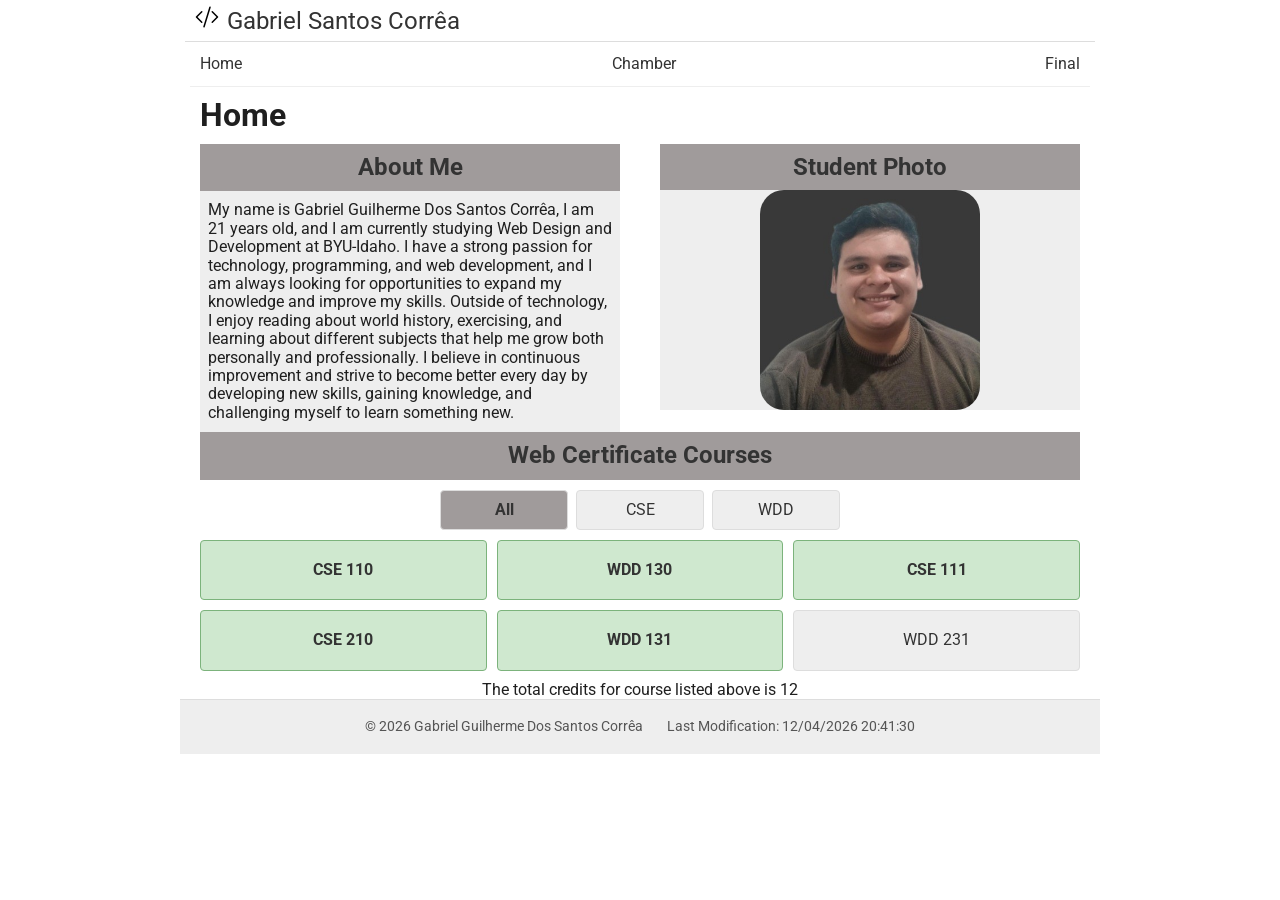
<file: index.html>
<!DOCTYPE html>
<html lang="en">
<head>
    <meta charset="UTF-8">
    <meta name="viewport" content="width=device-width, initial-scale=1.0">
    <meta name="description" content="WDD 231 Course Page">
    <meta name="author" content="Gabriel Guilherme Dos Santos Corrêa">
    <title>WDD 231 Course Page</title>

    <!-- Fonts Links -->
    <link rel="preconnect" href="https://fonts.googleapis.com">
    <link rel="preconnect" href="https://fonts.gstatic.com" crossorigin>
    <link href="https://fonts.googleapis.com/css2?family=Geist+Pixel&family=Josefin+Sans:ital,wght@0,100..700;1,100..700&family=Roboto+Slab:wght@100..900&family=Roboto:ital,wght@0,100..900;1,100..900&display=swap" rel="stylesheet">

    <!-- CSS Links -->
    <link rel="stylesheet" href="styles/normalize.css">
    <link rel="stylesheet" href="styles/small.css">
    <link rel="stylesheet" href="styles/large.css">

    <!-- Favicon link -->
     <link="icon" href="favicon.ico">

    <!-- Meta Tags for Facebook -->
    <meta property="og:title" content="WDD 231 Course Page">
    <meta property="og:description" content="Web Design and Development Course">
    <meta property="og:image" content="https://encrypted-tbn0.gstatic.com/images?q=tbn:ANd9GcRKXpo4ker9mN4HyAuB-rRAsY_t4BXC52j7f4J7mKSy-4lE5Ewl993Ab01d&s=10">
    <meta property="og:url" content="https://santocorrea.github.io/wdd231/">

    <!-- js Scripts -->
    <script src="scripts/navigation.js" defer></script>
    <script src="scripts/date.js" defer></script>
    <script src="scripts/modal.js" defer></script>
    <script src="scripts/course.js" defer></script>
</head>
<body>
    <header>
        <img src="images/code-slash.svg" alt="Code Slash Icon" width="512" height="512">
        <span>Gabriel Santos Corrêa</span>
        <button id="ham-btn" class="hamburguer"></button>
    </header>

    <nav id="nav-bar" class="navigation">
        <ul>
            <li><a href="index.html">Home</a></li>
            <li><a href="#">Chamber</a></li>
            <li><a href="#">Final</a></li>
        </ul>
    </nav>

    <main>
        <h1>Home</h1>
        <section class="info">
            <h2>About Me</h2>
            <p>My name is Gabriel Guilherme Dos Santos Corrêa, I am 21 years old, and I am currently studying Web Design and Development at BYU-Idaho. I have a strong passion for technology, programming, and web development, and I am always looking for opportunities to expand my knowledge and improve my skills. Outside of technology, I enjoy reading about world history, exercising, and learning about different subjects that help me grow both personally and professionally. I believe in continuous improvement and strive to become better every day by developing new skills, gaining knowledge, and challenging myself to learn something new.</p>     
        </section>

        <section class="info">
            <h2>Student Photo</h2>
            <div class="photo-container">
                <img src="images/profile-pic.jpg" alt="Profile Picture of Gabriel Guilherme Dos Santos Corrêa" width="300" height="300">
            </div>
        </section>

        <section class="course-infor">
            <h2>Web Certificate Courses</h2>

            <div class="filter-buttons">
                <button class="filter-btn active" data-filter="All">All</button>
                <button class="filter-btn" data-filter="CSE">CSE</button>
                <button class="filter-btn" data-filter="WDD">WDD</button>
            </div>

            <div id="course-list" class="course-list"></div>

            <p id="total-credits" class="total-credits"></p>
    </section>

    <dialog id="course-details"></dialog>
    </main>

    <footer>
        <p>&copy; 2026 Gabriel Guilherme Dos Santos Corrêa</p>
        <p>Last Modification: <span id="last-modified"></span></p>
    </footer>
</body>
</html>
</file>
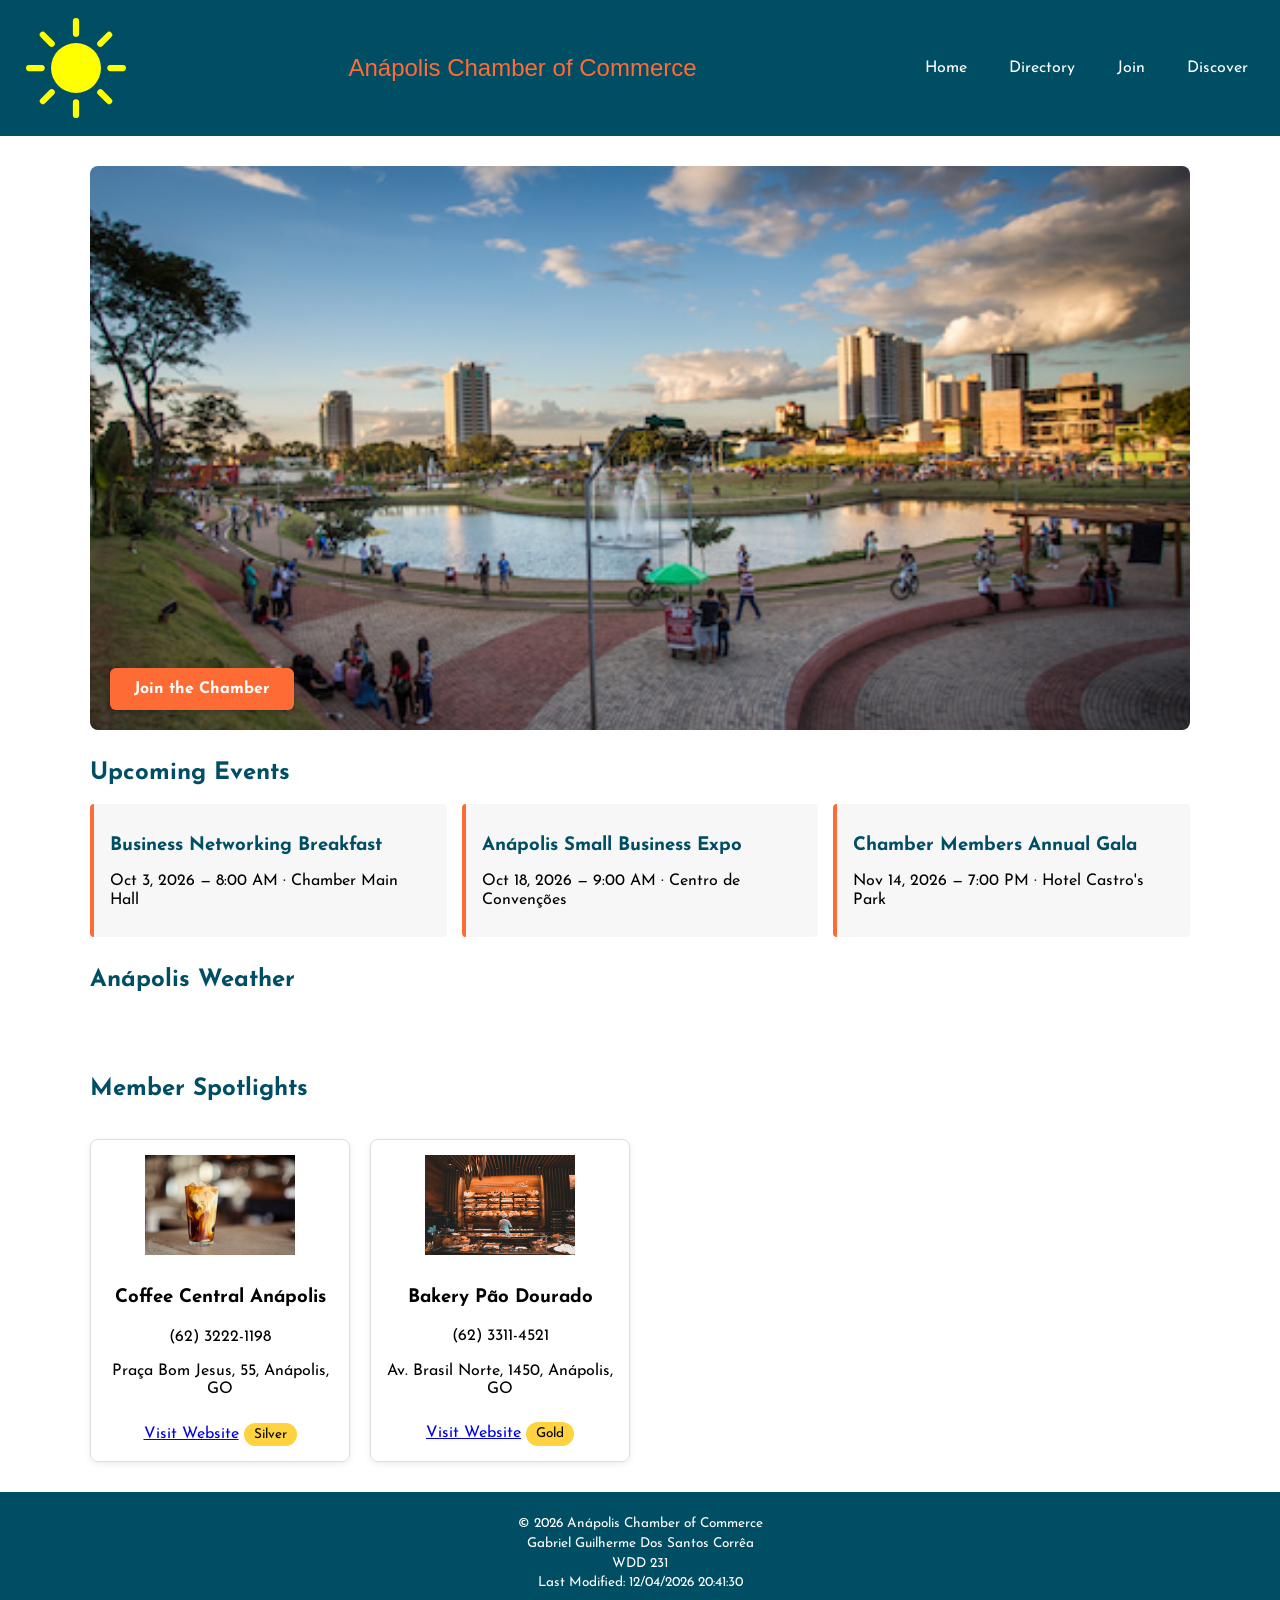
<file: chamber/index.html>
<!DOCTYPE html>
<html lang="en">
<head>
    <meta charset="UTF-8">
    <meta name="viewport" content="width=device-width, initial-scale=1.0">
    <title>Home</title>
    <meta name="description" content="Anápolis Chamber of Commerce - Home Page">
    <meta name="author" content="Gabriel Guilherme Dos Santos Corrêa">

    <!-- Link to JavaScript -->
    <script src="scripts/navigation.js" defer></script>
    <script src="scripts/footer.js" defer></script>
    <script src="scripts/weather.js" defer></script>
    <script src="scripts/spotlights.js" defer></script>

    <!-- Link to Google Fonts -->
    <link rel="preconnect" href="https://fonts.googleapis.com">
    <link rel="preconnect" href="https://fonts.gstatic.com" crossorigin>
    <link href="https://fonts.googleapis.com/css2?family=Geist+Pixel&family=Josefin+Sans:ital,wght@0,100..700;1,100..700&family=Roboto+Slab:wght@100..900&family=Roboto:ital,wght@0,100..900;1,100..900&display=swap" rel="stylesheet">

    <!-- Link to CSS -->
    <link rel="stylesheet" href="styles/normalize.css">
    <link rel="stylesheet" href="styles/base.css">
    <link rel="stylesheet" href="styles/small.css">

    <!-- Favicon -->
    <link rel="icon" href="images/favicon.ico">

    <!-- Facebook Meta Tags -->
    <meta property="og:title" content="Anápolis Chamber of Commerce - Home">
    <meta property="og:description" content="Welcome to the Anápolis Chamber of Commerce, Goiás, Brazil.">
    <meta property="og:image" content="https://santocorrea.github.io/wdd231/chamber/images/anapolis-chamber-og.jpg">
    <meta property="og:url" content="https://santocorrea.github.io/wdd231/chamber/index.html">
    <meta property="og:type" content="website">
</head>
<body>
   <header>
    <img src="images/brightness-high-fill.svg" alt="Anápolis Chamber of Commerce Logo" width="512" height="512">
    <span>Anápolis Chamber of Commerce</span>
    <button id="ham-btn" class="hamburguer"></button>

    <nav id="nav-bar" class="navigation">
    <ul>
        <li><a href="index.html">Home</a></li>
        <li><a href="directory.html">Directory</a></li>
        <li><a href="join.html">Join</a></li>
        <li><a href="discover.html">Discover</a></li>
    </ul>
   </nav>
   </header>

   <main>

    <!-- HERO -->
    <section class="hero">
        <img src="images/hero-anapolis.jpg" alt="Downtown Anápolis, Goiás" class="hero-img">
        <a href="join.html" class="cta-btn">Join the Chamber</a>
    </section>

    <!-- CURRENT EVENTS -->
    <section class="events">
        <h2>Upcoming Events</h2>
        <ul class="events-list">
            <li>
                <h3>Business Networking Breakfast</h3>
                <p>Oct 3, 2026 — 8:00 AM · Chamber Main Hall</p>
            </li>
            <li>
                <h3>Anápolis Small Business Expo</h3>
                <p>Oct 18, 2026 — 9:00 AM · Centro de Convenções</p>
            </li>
            <li>
                <h3>Chamber Members Annual Gala</h3>
                <p>Nov 14, 2026 — 7:00 PM · Hotel Castro's Park</p>
            </li>
        </ul>
    </section>

    <!-- WEATHER -->
    <section class="weather">
        <h2>Anápolis Weather</h2>
        <div class="current-weather">
            <p id="current-temp"></p>
            <p id="current-desc"></p>
        </div>
        <div id="forecast" class="forecast"></div>
    </section>

    <!-- SPOTLIGHTS -->
    <section id="spotlights" class="spotlights">
        <h2>Member Spotlights</h2>
    </section>

   </main>

   <footer>
    <p>&copy; <span id="year"></span> Anápolis Chamber of Commerce</p>
    <p>Gabriel Guilherme Dos Santos Corrêa</p>
    <p>WDD 231</p>
    <p>Last Modified: <span id="lastModified"></span></p>
   </footer>
</body>
</html>
</file>
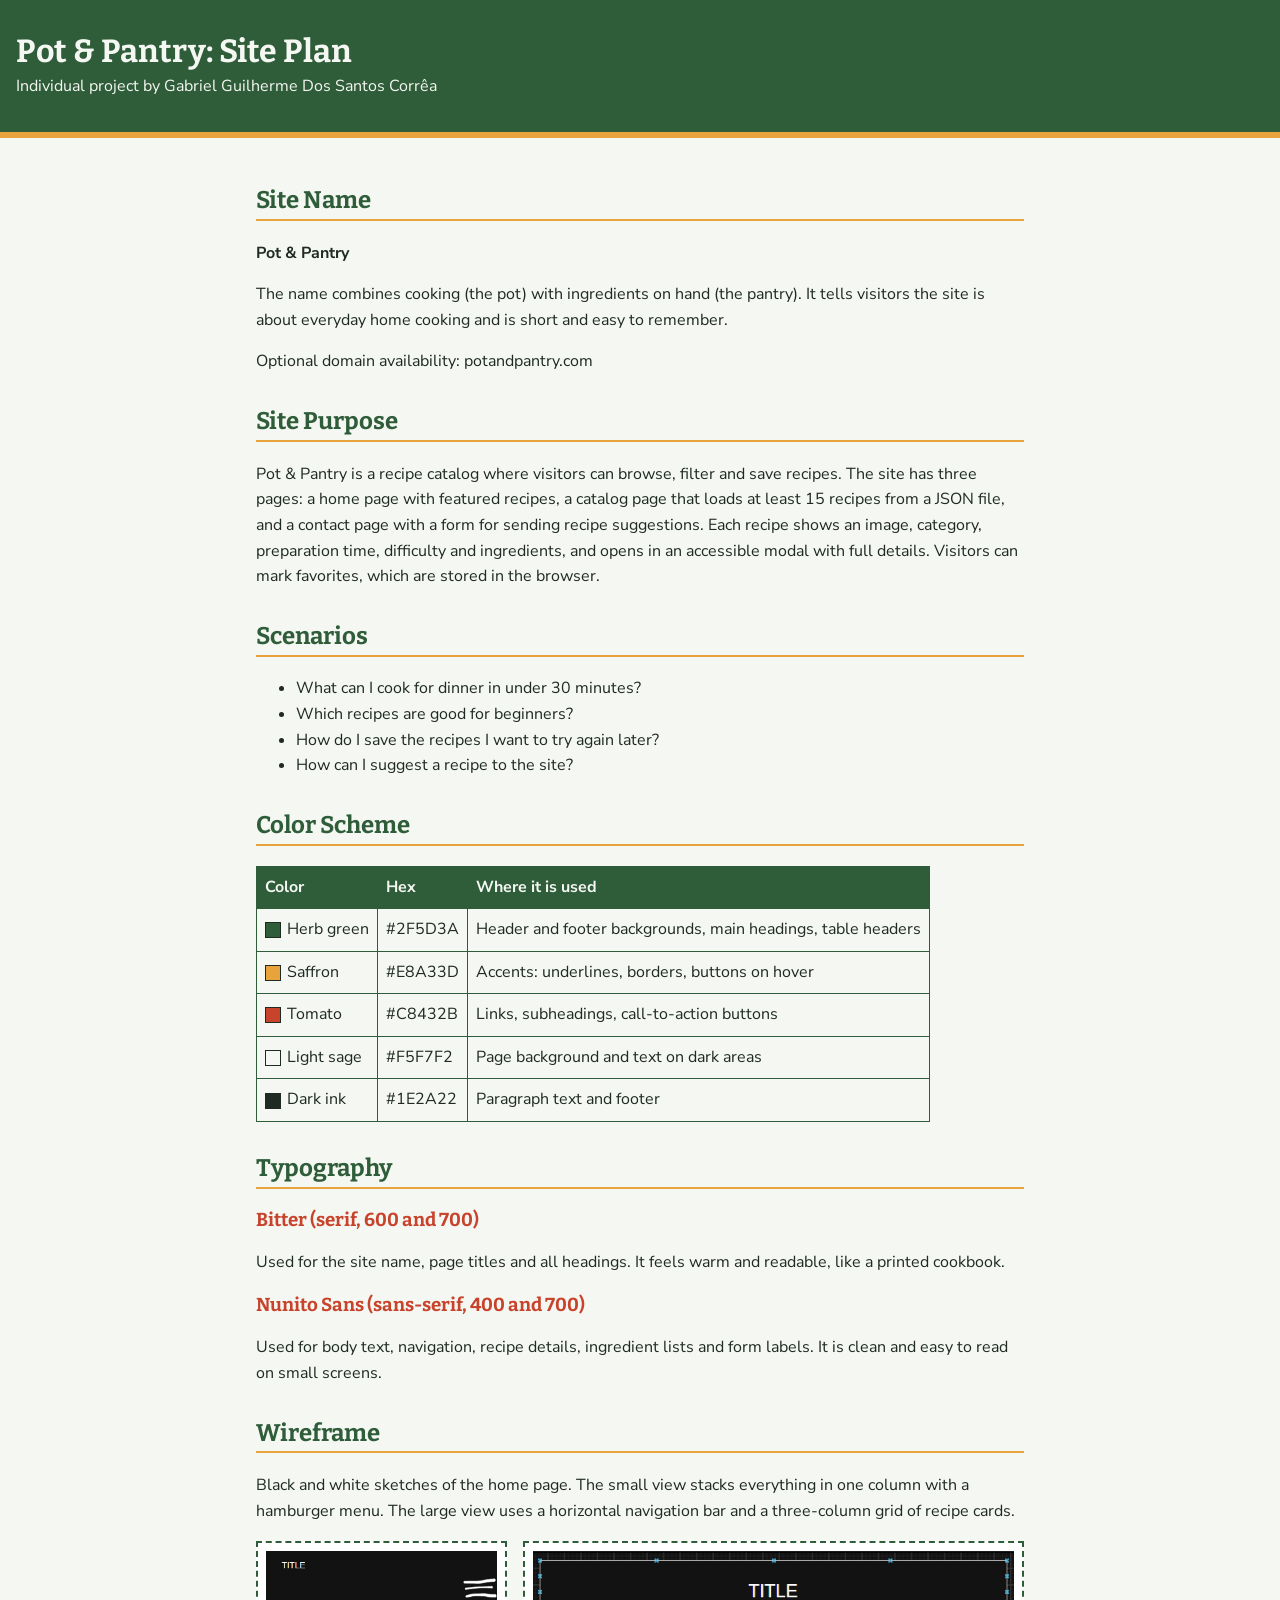
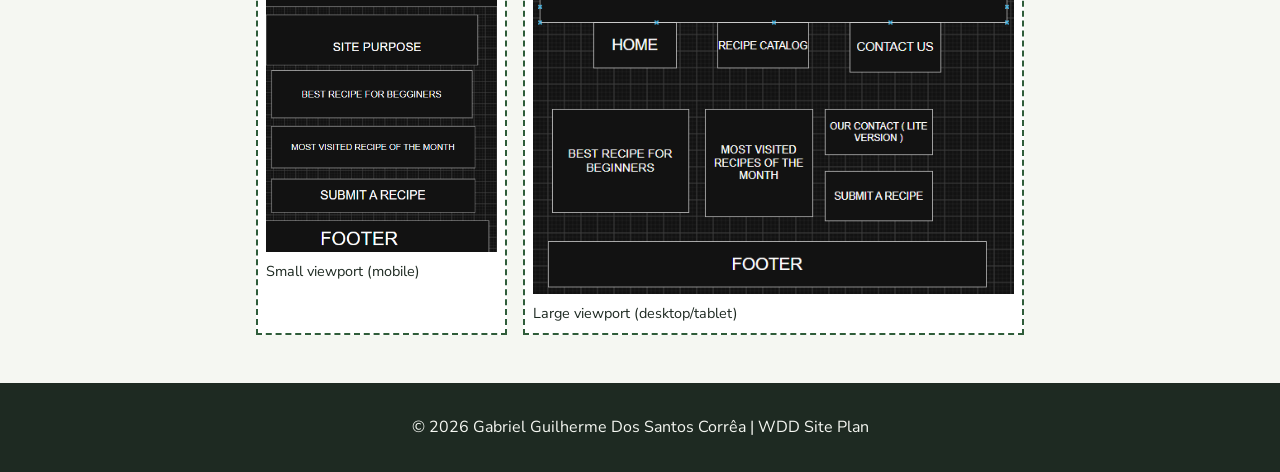
<file: site-plan.html>
<!DOCTYPE html>
<html lang="en">
<head>
<meta charset="UTF-8">
<meta name="viewport" content="width=device-width, initial-scale=1">
<meta name="description" content="Site plan for Pot &amp; Pantry, a recipe catalog website.">
<meta name="author" content="Gabriel Guilherme Dos Santos Corrêa">
<title>Site Plan | Pot &amp; Pantry</title>
<link rel="preconnect" href="https://fonts.googleapis.com">
<link rel="preconnect" href="https://fonts.gstatic.com" crossorigin>
<link href="https://fonts.googleapis.com/css2?family=Bitter:wght@600;700&family=Nunito+Sans:wght@400;700&display=swap" rel="stylesheet">
<link rel="stylesheet" href="styles/site-plan.css">
</head>
<body>
<header>
  <h1>Pot &amp; Pantry: Site Plan</h1>
  <p>Individual project by Gabriel Guilherme Dos Santos Corrêa</p>
</header>
<main>
  <section id="site-name">
    <h2>Site Name</h2>
    <p><strong>Pot &amp; Pantry</strong></p>
    <p>The name combines cooking (the pot) with ingredients on hand (the pantry). It tells visitors the site is about everyday home cooking and is short and easy to remember.</p>
    <p>Optional domain availability: potandpantry.com</p>
  </section>

  <section id="purpose">
    <h2>Site Purpose</h2>
    <p>Pot &amp; Pantry is a recipe catalog where visitors can browse, filter and save recipes. The site has three pages: a home page with featured recipes, a catalog page that loads at least 15 recipes from a JSON file, and a contact page with a form for sending recipe suggestions. Each recipe shows an image, category, preparation time, difficulty and ingredients, and opens in an accessible modal with full details. Visitors can mark favorites, which are stored in the browser.</p>
  </section>

  <section id="scenarios">
    <h2>Scenarios</h2>
    <ul>
      <li>What can I cook for dinner in under 30 minutes?</li>
      <li>Which recipes are good for beginners?</li>
      <li>How do I save the recipes I want to try again later?</li>
      <li>How can I suggest a recipe to the site?</li>
    </ul>
  </section>

  <section id="colors">
    <h2>Color Scheme</h2>
    <table>
      <thead><tr><th>Color</th><th>Hex</th><th>Where it is used</th></tr></thead>
      <tbody>
        <tr><td><span class="swatch sw-green"></span>Herb green</td><td>#2F5D3A</td><td>Header and footer backgrounds, main headings, table headers</td></tr>
        <tr><td><span class="swatch sw-saffron"></span>Saffron</td><td>#E8A33D</td><td>Accents: underlines, borders, buttons on hover</td></tr>
        <tr><td><span class="swatch sw-tomato"></span>Tomato</td><td>#C8432B</td><td>Links, subheadings, call-to-action buttons</td></tr>
        <tr><td><span class="swatch sw-paper"></span>Light sage</td><td>#F5F7F2</td><td>Page background and text on dark areas</td></tr>
        <tr><td><span class="swatch sw-ink"></span>Dark ink</td><td>#1E2A22</td><td>Paragraph text and footer</td></tr>
      </tbody>
    </table>
  </section>

  <section id="typography">
    <h2>Typography</h2>
    <h3>Bitter (serif, 600 and 700)</h3>
    <p>Used for the site name, page titles and all headings. It feels warm and readable, like a printed cookbook.</p>
    <h3>Nunito Sans (sans-serif, 400 and 700)</h3>
    <p>Used for body text, navigation, recipe details, ingredient lists and form labels. It is clean and easy to read on small screens.</p>
  </section>

  <section id="wireframe">
    <h2>Wireframe</h2>
    <p>Black and white sketches of the home page. The small view stacks everything in one column with a hamburger menu. The large view uses a horizontal navigation bar and a three-column grid of recipe cards.</p>
    <div class="wire">
      <figure>
        <img src="images/diagram-small.png" alt="Hand-drawn wireframe of the home page on a small screen">
        <figcaption>Small viewport (mobile)</figcaption>
      </figure>
      <figure>
        <img src="images/diagram-large.png" alt="Hand-drawn wireframe of the home page on a large screen">
        <figcaption>Large viewport (desktop/tablet)</figcaption>
      </figure>
    </div>
  </section>
</main>
<footer>
  <p>&copy; <span id="year"></span> Gabriel Guilherme Dos Santos Corrêa | WDD Site Plan</p>
</footer>
<script>document.getElementById("year").textContent = new Date().getFullYear();</script>
</body>
</html>
</file>
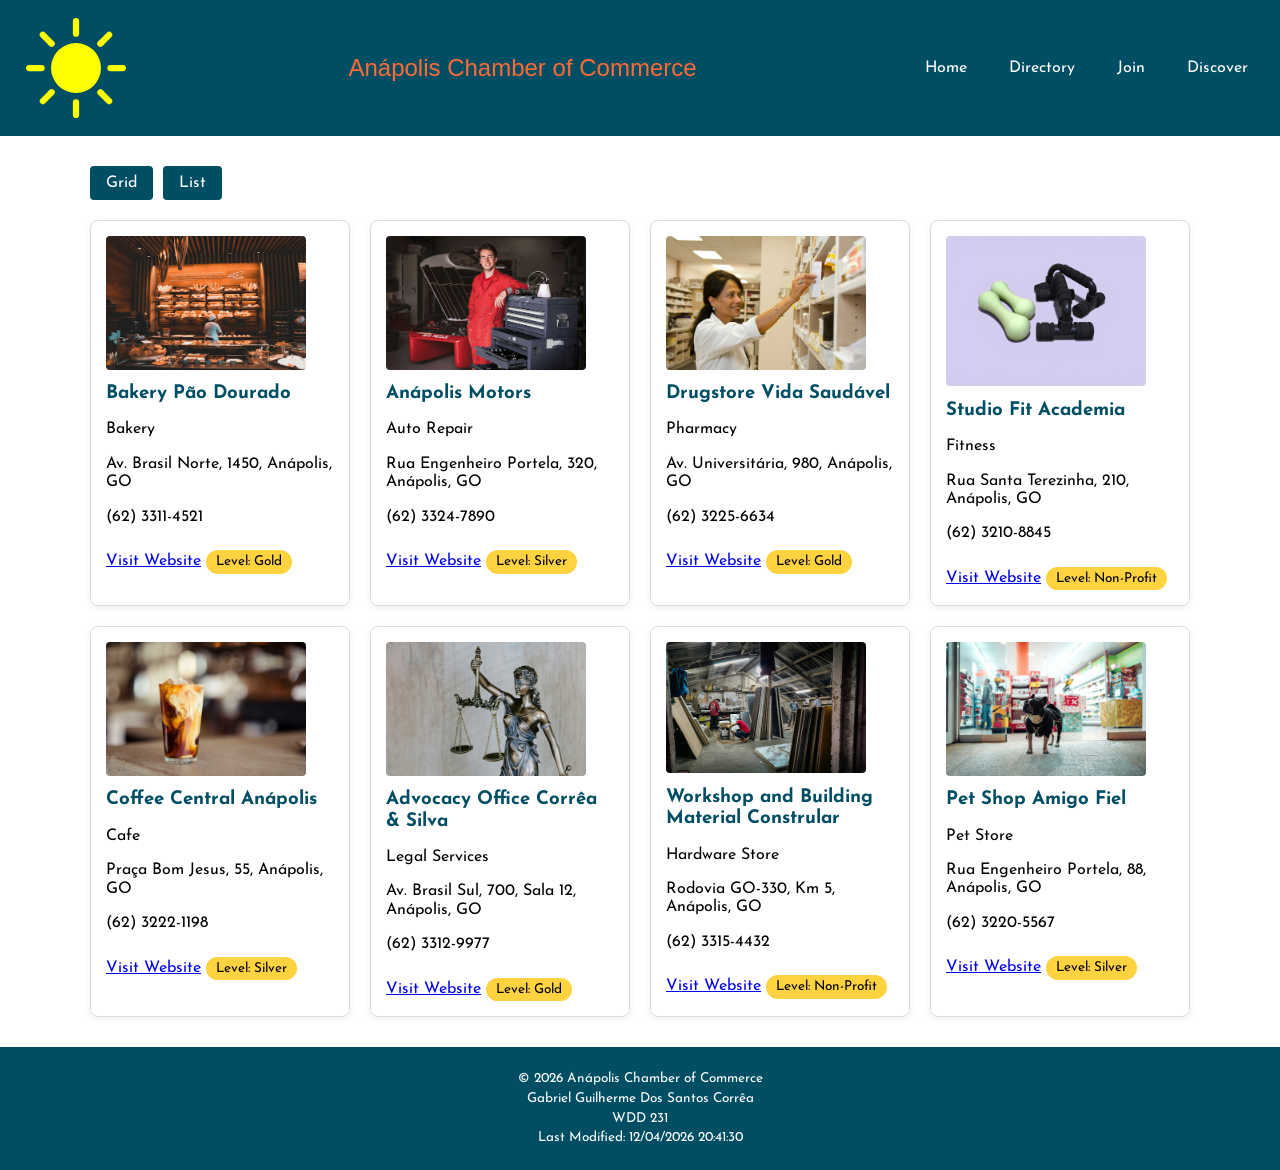
<file: chamber/directory.html>
<!DOCTYPE html>
<html lang="en">
<head>
    <meta charset="UTF-8">
    <meta name="viewport" content="width=device-width, initial-scale=1.0">
    <title>Directory</title>
    <meta name="description" content="Directory Page">
    <meta name="author" content="Gabriel Guilherme Dos Santos Corrêa">

    <!-- Link to JavaScript -->
    <script src="scripts/navigation.js" defer></script>
    <script src="scripts/directory.js" defer></script>
    <script src="scripts/footer.js" defer></script>

    <!-- Link to Google Fonts -->
    <link rel="preconnect" href="https://fonts.googleapis.com">
    <link rel="preconnect" href="https://fonts.gstatic.com" crossorigin>
    <link href="https://fonts.googleapis.com/css2?family=Geist+Pixel&family=Josefin+Sans:ital,wght@0,100..700;1,100..700&family=Roboto+Slab:wght@100..900&family=Roboto:ital,wght@0,100..900;1,100..900&display=swap" rel="stylesheet">

    <!-- Link to CSS -->
    <link rel="stylesheet" href="styles/normalize.css">
    <link rel="stylesheet" href="styles/base.css">
    <link rel="stylesheet" href="styles/small.css">

    <!-- Favicon -->
    <link rel="icon" href="images/favicon.ico">

    <!-- Facebook Meta Tags -->
    <meta property="og:title" content="Anápolis Chamber of Commerce - Directory">
    <meta property="og:description" content="Find local businesses and members of the Anápolis Chamber of Commerce, Goiás, Brazil.">
    <meta property="og:image" content="https://santocorrea.github.io/wdd231/chamber/images/anapolis-chamber-og.jpg">
    <meta property="og:url" content="https://santocorrea.github.io/wdd231/chamber/directory.html">
    <meta property="og:type" content="website">


</head>
<body>
   <header>
    <img src="images/brightness-high-fill.svg" alt="Anápolis Chamber of Commerce Logo" width="512" height="512">
    <span>Anápolis Chamber of Commerce</span>
    <button id="ham-btn" class="hamburguer"></button>

    <nav id="nav-bar" class="navigation">
    <ul>
        <li><a href="index.html">Home</a></li>
        <li><a href="directory.html">Directory</a></li>
        <li><a href="join.html">Join</a></li>
        <li><a href="discover.html">Discover</a></li>
    </ul>
   </nav>
   </header>


   <main>
    <div class="view-toggle">
        <button id="grid-btn">Grid</button>
        <button id="list-btn">List</button>
    </div>

    <section id="directory" class="grid-view"></section>
   </main>

   <footer>
    <p>&copy; <span id="year"></span> Anápolis Chamber of Commerce</p>
    <p>Gabriel Guilherme Dos Santos Corrêa</p>
    <p>WDD 231</p>
    <p>Last Modified: <span id="lastModified"></span></p>
   </footer>
</body>
</html>
</file>
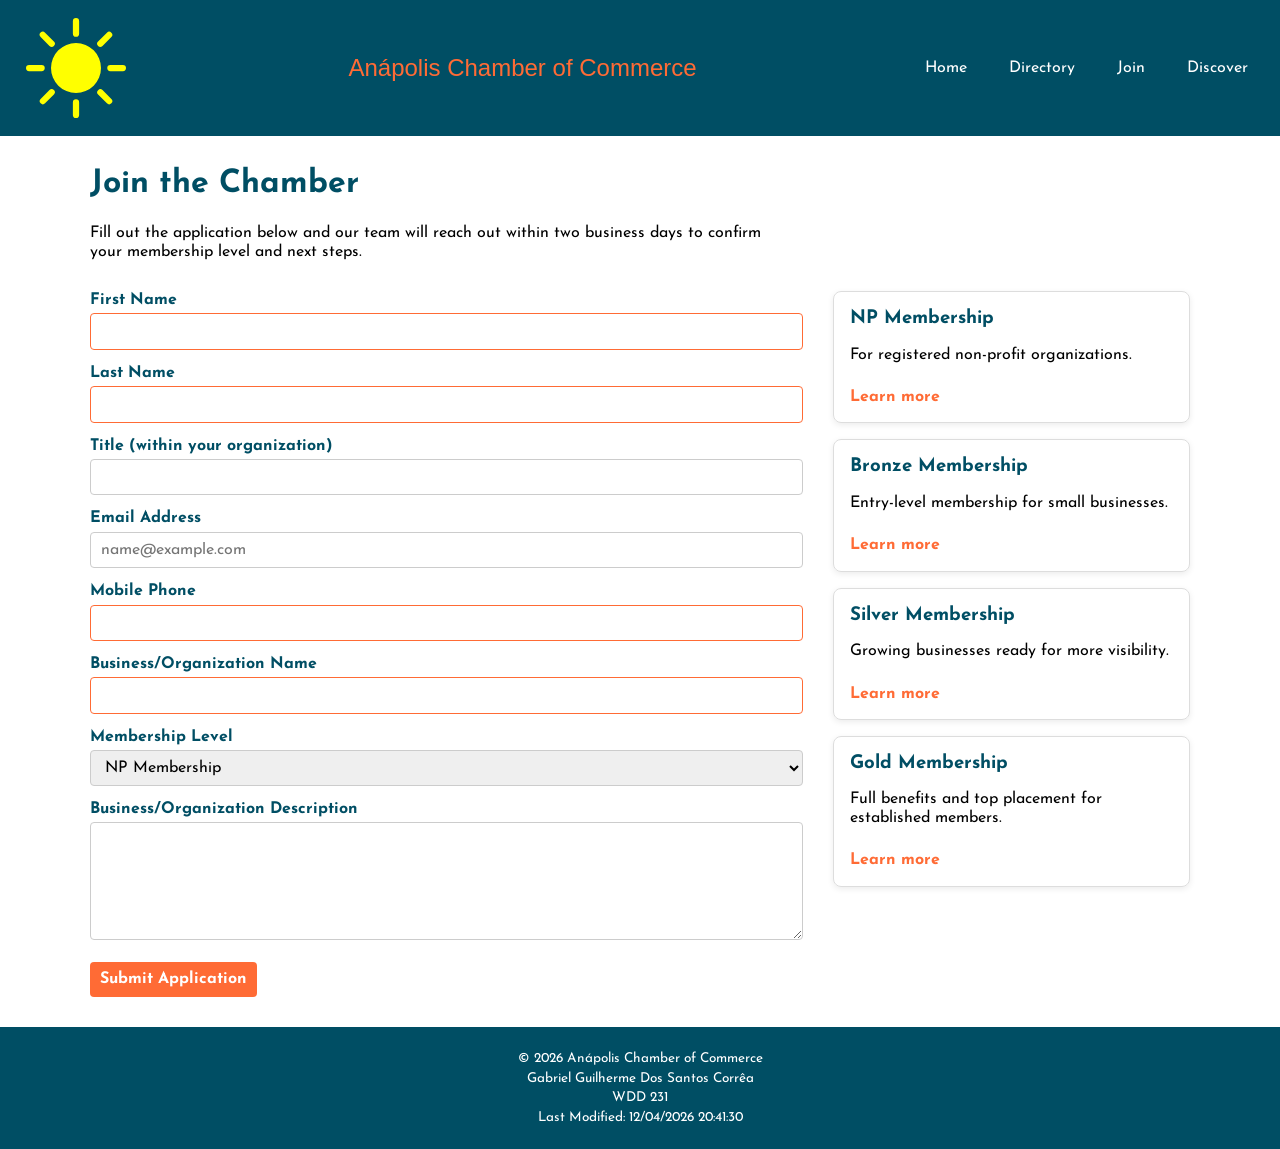
<file: chamber/join.html>
<!DOCTYPE html>
<html lang="en">
<head>
    <meta charset="UTF-8">
    <meta name="viewport" content="width=device-width, initial-scale=1.0">
    <title>Join | Anápolis Chamber of Commerce</title>
    <meta name="description" content="Apply for membership with the Anápolis Chamber of Commerce">
    <meta name="author" content="Gabriel Guilherme Dos Santos Corrêa">

    <!-- Link to JavaScript -->
    <script src="scripts/navigation.js" defer></script>
    <script src="scripts/footer.js" defer></script>
    <script src="scripts/join.js" defer></script>

    <!-- Link to Google Fonts -->
    <link rel="preconnect" href="https://fonts.googleapis.com">
    <link rel="preconnect" href="https://fonts.gstatic.com" crossorigin>
    <link href="https://fonts.googleapis.com/css2?family=Geist+Pixel&family=Josefin+Sans:ital,wght@0,100..700;1,100..700&family=Roboto+Slab:wght@100..900&family=Roboto:ital,wght@0,100..900;1,100..900&display=swap" rel="stylesheet">

    <!-- Link to CSS -->
    <link rel="stylesheet" href="styles/normalize.css">
    <link rel="stylesheet" href="styles/base.css">
    <link rel="stylesheet" href="styles/small.css">

    <!-- Favicon -->
    <link rel="icon" href="images/favicon.ico">

    <!-- Facebook Meta Tags -->
    <meta property="og:title" content="Anápolis Chamber of Commerce - Join">
    <meta property="og:description" content="Apply for membership with the Anápolis Chamber of Commerce, Goiás, Brazil.">
    <meta property="og:image" content="https://santocorrea.github.io/wdd231/chamber/images/anapolis-chamber-og.jpg">
    <meta property="og:url" content="https://santocorrea.github.io/wdd231/chamber/join.html">
    <meta property="og:type" content="website">
</head>
<body>
   <header>
    <img src="images/brightness-high-fill.svg" alt="Anápolis Chamber of Commerce Logo" width="512" height="512">
    <span>Anápolis Chamber of Commerce</span>
    <button id="ham-btn" class="hamburguer"></button>

    <nav id="nav-bar" class="navigation">
    <ul>
        <li><a href="index.html">Home</a></li>
        <li><a href="directory.html">Directory</a></li>
        <li><a href="join.html" aria-current="page">Join</a></li>
        <li><a href="discover.html">Discover</a></li>
    </ul>
   </nav>
   </header>

   <main>

    <section class="join-intro">
        <h1>Join the Chamber</h1>
        <p>Fill out the application below and our team will reach out within two business days to confirm your membership level and next steps.</p>
    </section>

    <div class="join-layout">

        <form action="thankyou.html" method="get" class="join-form">

            <label for="fname">First Name
                <input type="text" id="fname" name="fname" title="Your first name" autocomplete="given-name" required>
            </label>

            <label for="lname">Last Name
                <input type="text" id="lname" name="lname" title="Your last name" autocomplete="family-name" required>
            </label>

            <label for="orgtitle">Title (within your organization)
                <input type="text" id="orgtitle" name="orgtitle" title="Letters, hyphens and spaces only, minimum 7 characters" autocomplete="organization-title" pattern="[A-Za-z\-\s]{7,}">
            </label>

            <label for="email">Email Address
                <input type="email" id="email" name="email" title="Your email address" autocomplete="email" placeholder="name@example.com" required>
            </label>

            <label for="phone">Mobile Phone
                <input type="tel" id="phone" name="phone" title="Your mobile phone number" autocomplete="tel" required>
            </label>

            <label for="orgname">Business/Organization Name
                <input type="text" id="orgname" name="orgname" title="Your business or organization's name" autocomplete="organization" required>
            </label>

            <label for="level">Membership Level
                <select id="level" name="level" title="Choose a membership level">
                    <option value="np">NP Membership</option>
                    <option value="bronze">Bronze Membership</option>
                    <option value="silver">Silver Membership</option>
                    <option value="gold">Gold Membership</option>
                </select>
            </label>

            <label for="description">Business/Organization Description
                <textarea id="description" name="description" title="Briefly describe your business or organization"></textarea>
            </label>

            <input type="hidden" name="timestamp" id="timestamp">

            <input type="submit" value="Submit Application">

        </form>

        <div class="membership-cards">

            <div class="member-level-card">
                <h3>NP Membership</h3>
                <p>For registered non-profit organizations.</p>
                <a href="#np-modal" data-modal="np-modal">Learn more</a>
            </div>

            <div class="member-level-card">
                <h3>Bronze Membership</h3>
                <p>Entry-level membership for small businesses.</p>
                <a href="#bronze-modal" data-modal="bronze-modal">Learn more</a>
            </div>

            <div class="member-level-card">
                <h3>Silver Membership</h3>
                <p>Growing businesses ready for more visibility.</p>
                <a href="#silver-modal" data-modal="silver-modal">Learn more</a>
            </div>

            <div class="member-level-card">
                <h3>Gold Membership</h3>
                <p>Full benefits and top placement for established members.</p>
                <a href="#gold-modal" data-modal="gold-modal">Learn more</a>
            </div>

        </div>

    </div>

   </main>

   <!-- Membership modals -->
   <dialog id="np-modal" class="membership-modal">
        <h2>NP Membership Benefits</h2>
        <ul>
            <li>No membership fee</li>
            <li>Listing in the online directory</li>
            <li>Access to member networking events</li>
        </ul>
        <button class="close-modal">Close</button>
   </dialog>

   <dialog id="bronze-modal" class="membership-modal">
        <h2>Bronze Membership Benefits</h2>
        <ul>
            <li>Everything in NP Membership</li>
            <li>Discounted event tickets</li>
            <li>Monthly newsletter feature</li>
        </ul>
        <button class="close-modal">Close</button>
   </dialog>

   <dialog id="silver-modal" class="membership-modal">
        <h2>Silver Membership Benefits</h2>
        <ul>
            <li>Everything in Bronze Membership</li>
            <li>Priority event registration</li>
            <li>One free training workshop per year</li>
        </ul>
        <button class="close-modal">Close</button>
   </dialog>

   <dialog id="gold-modal" class="membership-modal">
        <h2>Gold Membership Benefits</h2>
        <ul>
            <li>Everything in Silver Membership</li>
            <li>Home page spotlight rotation</li>
            <li>Unlimited training workshops</li>
            <li>Dedicated account contact</li>
        </ul>
        <button class="close-modal">Close</button>
   </dialog>

   <footer>
    <p>&copy; <span id="year"></span> Anápolis Chamber of Commerce</p>
    <p>Gabriel Guilherme Dos Santos Corrêa</p>
    <p>WDD 231</p>
    <p>Last Modified: <span id="lastModified"></span></p>
   </footer>
</body>
</html>
</file>
<file: styles/small.css>
*{
    font-family: 'Roboto', sans-serif;
}



/*------- header -------*/

header {
    display: grid;
    grid-template-columns: 24px auto 44px;
    padding: 5px 0 5px 10px;
    align-items: end;
    border-bottom: solid 1px #ddd;
    column-gap: 8px;
}

header img {
    display: block;
    width: 100%;
    height: auto;
    padding-bottom: 7px;
}

header span {
    font-size: 1.5rem;
    color: #333;
}

/*--------- hamburger button ---------*/

.hamburguer {
    background-color: none;
    border: none;
    color: #333;
    font-size: 2rem;
    cursor: pointer;
    font-family: Verdana, Geneva, Tahoma, sans-serif;
}

.hamburguer::before {
    content: "\2630";
}

.hamburguer.show::before {
    content: "\00D7";
}

/*--------- navigation ---------*/


.navigation {
    display: none;
}

.navigation.show {
    display: block;
}

.navigation ul {
    list-style-type: none;
    padding: 0;
    margin: 0;
}

.navigation a {
    display: block;
    padding: .8rem 10px;
    color: #333;
    text-decoration: none;
    border-bottom: solid 1px #ddd;
}

.navigation li.current {
    background-color: #eee;
}

.navigation a:hover {
    background-color: darkgray;
}

/*--------- main ---------*/

main h1 {
    font-size: 2rem;
    color: #1f1f1f;
    margin: 0;
    padding: 10px 0;
    margin-left: 10px;
}

.info {
    display: block;
    justify-content: center;
}

.info h2 {
    font-size: 1.5rem;
    color: #1f1f1f;
    margin: 0 10px;
    padding: 10px 0;
    text-align: center;
    background-color: #a09b9b;
    color: #333;
}

.info p {
    font-size: 1rem;
    color: #1f1f1f;
    margin: 0 10px;
    padding: 10px 0;
    padding-left: 8px;
    padding-right: 8px;
    text-align: left;
    background-color: #eee;
}

.photo-container {
    position: relative;
    top: -11px;
    display: flex;
    justify-content: center;
    align-items: center;
    margin: 10px 10px;
    background-color: #eee;
   
}

.photo-container img {
    border-radius: 24px;
}

/*--------- course filter buttons ---------*/

.course-infor h2 {
    font-size: 1.5rem;
    color: #1f1f1f;
    margin: 0 10px;
    padding: 10px 0;
    text-align: center;
    background-color: #a09b9b;
    color: #333;
}


.filter-buttons {
    display: flex;
    gap: 8px;
    margin: 10px 10px 0;
}

.filter-btn {
    flex: 1;
    padding: 10px 0;
    border: solid 1px #ddd;
    background-color: #eee;
    color: #333;
    font-size: 1rem;
    cursor: pointer;
    border-radius: 4px;
}

.filter-btn.active {
    background-color: #a09b9b;
    font-weight: bold;
}

.filter-btn:hover {
    background-color: darkgray;
}

/*--------- course list ---------*/

.course-list {
    display: flex;
    flex-direction: column;
    gap: 6px;
    margin: 10px 10px 0;
}

.course-card {
    padding: 10px;
    text-align: center;
    border: solid 1px #ddd;
    background-color: #eee;
    color: #333;
    border-radius: 4px;
}


.course-card.completed {
    background-color: #cfe8cf;
    border-color: #7cb37c;
    font-weight: bold;
}

.total-credits {
    text-align: center;
    margin: 10px 10px 0;
    font-size: 1rem;
    color: #1f1f1f;
}

/*--------- footer ---------*/

footer {
    text-align: center;
    padding: 15px 10px;
    margin-top: 20px;
    border-top: solid 1px #ddd;
    background-color: #eee;
}

footer p {
    margin: 4px 0;
    font-size: 0.85rem;
    color: #555;
}

/*--------- course modal ---------*/

.course-card {
    cursor: pointer;
}

.course-card:hover {
    background-color: darkgray;
}

#course-details {
    width: calc(100% - 20px);
    max-width: 500px;
    padding: 0 0 15px;
    border: solid 1px #ddd;
    border-radius: 4px;
    background-color: #eee;
    color: #333;
}

#course-details::backdrop {
    background-color: rgba(0, 0, 0, 0.6);
}

#course-details h2 {
    margin: 0;
    padding: 10px 40px;
    text-align: center;
    font-size: 1.5rem;
    background-color: #a09b9b;
}

#course-details h3 {
    margin: 15px 15px 0;
    font-size: 1.2rem;
    color: #1f1f1f;
}

#course-details p {
    margin: 10px 15px 0;
    line-height: 1.4;
}

.modal-close {
    position: absolute;
    top: 6px;
    right: 8px;
    border: none;
    background: none;
    font-size: 2rem;
    line-height: 1;
    color: #333;
    cursor: pointer;
}
</file>
<file: styles/large.css>
@media only screen and (min-width: 38rem){

    header, main, nav, footer {
        max-width: 900px;
        margin: 0 auto;
    }

    header {
        grid-template-columns: 24px auto;
    }

    .hamburguer {
        display: none;
    }

    .navigation {
        display: block;
        border-bottom: solid 1px #eee;
    }

    .navigation ul {
        display: flex;
        justify-content: space-between;
    }

    .navigation a {
        border: none;
    }

    /*--------- main content ---------*/

    main {
        display: grid;
        grid-template-columns: 1fr 1fr;
        column-gap: 20px;
    }

    main h1 {
        grid-column: 1 / -1;
    }

    .info:first-of-type {
        display: flex;
        flex-direction: column;
        justify-content: center;
    }

    .photo-container img {
        width: 220px;
        height: 220px;
    }

    .course-infor {
        grid-column: 1 / -1;
    }

    /*--------- course filter buttons ---------*/

    .filter-buttons {
        max-width: 400px;
        margin: 10px auto 0;
    }

    /*--------- course list ---------*/

    .course-list {
        display: grid;
        grid-template-columns: repeat(3, 1fr);
        gap: 10px;
    }

    .course-card {
        padding: 20px 10px;
    }

    /*--------- footer ---------*/

    footer p {
        display: inline-block;
        margin: 4px 10px;
    }

    /*--------- course modal ---------*/

    #course-details {
        padding-bottom: 20px;
    }

    #course-details h3,
    #course-details p {
        margin-left: 25px;
        margin-right: 25px;
    }

}
</file>
<file: chamber/styles/base.css>
:root {
    font-family: 'Josefin Sans', sans-serif;

    /* Main colors */
    --primary-color: #FF6B35;      
    --secondary-color: #004E64;    
    --accent-color: #FFD23F;       
 
}

/*---------- Header css -------------*/

header {
    display: flex;
    align-items: center;
    justify-content: space-between;
    flex-wrap: wrap;
    padding:  8px 16px;
    background-color: var(--secondary-color);
}

header img {
    display: block;
    width: 100px;
    height: auto;
    padding: 10px;
}

header span {
    font-family: 'Geist Pixel', sans-serif;
    font-size: 1.5rem;
    color: var(--primary-color);
}

/*---------- hamburger menu -------------*/

.hamburguer {
    display: none;
}

/*---------- Navigation css -------------*/

.navigation ul {
    display: flex;
    justify-content: center;
    gap: 10px;
    list-style: none;
    margin: 0;
    padding: 0;
    max-width: 600px;
    background-color: var(--secondary-color);
}

.navigation a {
    display: block;
    padding: 8px 16px;
    color: white;
    text-decoration: none;
}

.navigation a:hover {
    background-color: var(--primary-color);
}


/*---------- Main css -------------*/

main {
    max-width: 1100px;
    margin: 30px auto;
    padding: 0 20px;
}

.view-toggle {
    display: flex;
    gap: 10px;
    margin-bottom: 20px;
}

.view-toggle button {
    padding: 8px 16px;
    border: none;
    border-radius: 4px;
    background-color: var(--secondary-color);
    color: white;
    cursor: pointer;
}

.view-toggle button:hover {
    background-color: var(--primary-color);
}

.member-card {
    border: 1px solid #ddd;
    border-radius: 8px;
    padding: 15px;
    box-shadow: 0 2px 6px rgba(0, 0, 0, 0.08);
}

.member-card img {
    width: 100%;
    max-width: 200px;
    border-radius: 4px;
}

.member-card h3 {
    color: var(--secondary-color);
    margin: 8px 0 4px;
}

.membership-level {
    display: inline-block;
    margin-top: 8px;
    padding: 4px 10px;
    border-radius: 12px;
    background-color: var(--accent-color);
    font-size: 0.85rem;
}

#directory.grid-view {
    display: grid;
    grid-template-columns: repeat(auto-fit, minmax(220px, 1fr));
    gap: 20px;
}

#directory.list-view {
    display: flex;
    flex-direction: column;
    gap: 10px;
}

#directory.list-view .member-card {
    display: flex;
    align-items: center;
    gap: 15px;
}

#directory.list-view .member-card img {
    max-width: 100px;
}

/*---------- Footer css -------------*/

footer {
    text-align: center;
    padding: 20px;
    background-color: var(--secondary-color);
    color: white;
    font-size: 0.85rem;
}

footer p {
    margin: 4px 0;
}

/*---------- Hero -------------*/

.hero {
    position: relative;
    margin-bottom: 30px;
}

.hero-img {
    width: 100%;
    height: auto;
    display: block;
    border-radius: 8px;
}

.cta-btn {
    position: absolute;
    bottom: 20px;
    left: 20px;
    background-color: var(--primary-color);
    color: white;
    padding: 12px 24px;
    border-radius: 6px;
    text-decoration: none;
    font-weight: bold;
    box-shadow: 0 2px 6px rgba(0, 0, 0, 0.3);
}

.cta-btn:hover {
    background-color: var(--accent-color);
    color: var(--secondary-color);
}

/*---------- Events -------------*/

.events {
    margin-bottom: 30px;
}

.events h2 {
    color: var(--secondary-color);
    margin-bottom: 10px;
}

.events-list {
    list-style: none;
    padding: 0;
    display: grid;
    grid-template-columns: repeat(auto-fit, minmax(220px, 1fr));
    gap: 15px;
}

.events-list li {
    border-left: 4px solid var(--primary-color);
    background-color: #f7f7f7;
    padding: 12px 16px;
    border-radius: 4px;
}

.events-list h3 {
    color: var(--secondary-color);
    margin-bottom: 4px;
}

/*---------- Weather -------------*/

.weather {
    margin-bottom: 30px;
}

.weather h2 {
    color: var(--secondary-color);
    margin-bottom: 10px;
}

.current-weather {
    margin-bottom: 12px;
}

#current-temp {
    font-size: 2rem;
    font-weight: bold;
    color: var(--secondary-color);
}

#current-desc {
    text-transform: capitalize;
    color: #636e72;
}

.forecast {
    display: flex;
    gap: 15px;
}

.forecast-card {
    flex: 1;
    text-align: center;
    background-color: #f7f7f7;
    border-radius: 8px;
    padding: 12px;
}

.forecast-day {
    font-weight: bold;
    color: var(--secondary-color);
}

.forecast-desc {
    text-transform: capitalize;
    font-size: 0.85rem;
    color: #636e72;
}

/*---------- Spotlights -------------*/

.spotlights h2 {
    color: var(--secondary-color);
    margin-bottom: 15px;
}

.spotlights {
    display: grid;
    grid-template-columns: repeat(auto-fit, minmax(220px, 1fr));
    gap: 20px;
}

.spotlights h2 {
    grid-column: 1 / -1;
}

.spotlight-card {
    border: 1px solid #ddd;
    border-radius: 8px;
    padding: 15px;
    box-shadow: 0 2px 6px rgba(0, 0, 0, 0.08);
    text-align: center;
}

.spotlight-card img {
    width: 100%;
    max-width: 150px;
    margin-bottom: 8px;
}

/*---------- Join intro -------------*/

.join-intro {
    max-width: 700px;
    margin-bottom: 30px;
}

.join-intro h1 {
    color: var(--secondary-color);
}

/*---------- Join layout -------------*/

.join-layout {
    display: flex;
    flex-direction: row;
    align-items: flex-start;
    gap: 30px;
}

/*---------- Form -------------*/

.join-form {
    flex: 2;
    display: flex;
    flex-direction: column;
    gap: 14px;
}

.join-form label {
    display: flex;
    flex-direction: column;
    gap: 4px;
    font-weight: bold;
    color: var(--secondary-color);
}

.join-form input,
.join-form select,
.join-form textarea {
    font-family: inherit;
    font-size: 1rem;
    font-weight: normal;
    padding: 8px 10px;
    border: 1px solid #ccc;
    border-radius: 4px;
}

.join-form textarea {
    min-height: 100px;
    resize: vertical;
}

.join-form input:invalid:not(:placeholder-shown) {
    border-color: var(--primary-color);
}

.join-form input[type="submit"] {
    align-self: flex-start;
    margin-top: 8px;
    background-color: var(--primary-color);
    color: white;
    font-weight: bold;
    border: none;
    cursor: pointer;
}

.join-form input[type="submit"]:hover {
    background-color: var(--secondary-color);
}

/*---------- Membership cards -------------*/

.membership-cards {
    flex: 1;
    display: flex;
    flex-direction: column;
    gap: 16px;
}

.member-level-card {
    border: 1px solid #ddd;
    border-radius: 8px;
    padding: 16px;
    box-shadow: 0 2px 6px rgba(0, 0, 0, 0.08);
    opacity: 0;
    transform: translateY(12px);
    animation: card-in 0.5s ease forwards;
}

.member-level-card:nth-child(1) { animation-delay: 0.1s; }
.member-level-card:nth-child(2) { animation-delay: 0.25s; }
.member-level-card:nth-child(3) { animation-delay: 0.4s; }
.member-level-card:nth-child(4) { animation-delay: 0.55s; }

@keyframes card-in {
    to {
        opacity: 1;
        transform: translateY(0);
    }
}

.member-level-card h3 {
    color: var(--secondary-color);
    margin: 0 0 6px;
}

.member-level-card a {
    display: inline-block;
    margin-top: 8px;
    color: var(--primary-color);
    font-weight: bold;
    text-decoration: none;
}

.member-level-card a:hover {
    text-decoration: underline;
}

/*---------- Modals -------------*/

.membership-modal {
    border: none;
    border-radius: 8px;
    padding: 24px;
    max-width: 420px;
    box-shadow: 0 4px 20px rgba(0, 0, 0, 0.25);
}

.membership-modal::backdrop {
    background: rgba(0, 0, 0, 0.5);
}

.membership-modal h2 {
    color: var(--secondary-color);
    margin-top: 0;
}

.membership-modal .close-modal {
    margin-top: 16px;
    padding: 8px 16px;
    border: none;
    border-radius: 4px;
    background-color: var(--secondary-color);
    color: white;
    cursor: pointer;
}

.membership-modal .close-modal:hover {
    background-color: var(--primary-color);
}

/*---------- Thank you page -------------*/

.submission-summary {
    max-width: 500px;
    margin-top: 20px;
}

.submission-summary dt {
    font-weight: bold;
    color: var(--secondary-color);
    margin-top: 10px;
}

.submission-summary dd {
    margin: 2px 0 0;
}

/* -------- discover page --------------- */

.visit-message {
    display: flex;
    justify-content: space-between;
    align-items: center;
    gap: 1rem;
    margin-bottom: 20px;
    padding: 12px 16px;
    background-color: var(--accent-color);
    border-left: 6px solid var(--primary-color);
    border-radius: 4px;
}

.visit-message[hidden] {
    display: none;
}

.visit-message p {
    margin: 0;
    font-weight: bold;
    color: var(--secondary-color);
}

.visit-message button {
    background: none;
    border: none;
    font-size: 1.5rem;
    line-height: 1;
    cursor: pointer;
    color: var(--secondary-color);
}

/* Cards */
.discover-card {
    display: flex;
    flex-direction: column;
    gap: 8px;
    padding: 15px;
    border: 1px solid #ddd;
    border-radius: 8px;
    box-shadow: 0 2px 6px rgba(0, 0, 0, 0.08);
    background-color: #fff;
}

.discover-card h2 {
    margin: 0;
    font-size: 1.2rem;
    color: var(--secondary-color);
}

.discover-card figure {
    width: 300px;
    max-width: 100%;
    margin: 0 auto;
    overflow: hidden; 
    border-radius: 4px;
}

.discover-card img {
    display: block;
    width: 100%;
    height: auto;
    aspect-ratio: 3 / 2;
    object-fit: cover;
}

.discover-card address {
    font-style: normal;
    font-size: 0.9rem;
    color: #636e72;
}

.discover-card p {
    margin: 0;
    flex-grow: 1;
}

.discover-card button {
    align-self: flex-start;
    padding: 8px 16px;
    border: none;
    border-radius: 4px;
    background-color: var(--primary-color);
    color: white;
    font-family: inherit;
    cursor: pointer;
}

.discover-card button:hover {
    background-color: var(--secondary-color);
}

.discover-card:nth-child(1) { grid-area: c1; }
.discover-card:nth-child(2) { grid-area: c2; }
.discover-card:nth-child(3) { grid-area: c3; }
.discover-card:nth-child(4) { grid-area: c4; }
.discover-card:nth-child(5) { grid-area: c5; }
.discover-card:nth-child(6) { grid-area: c6; }
.discover-card:nth-child(7) { grid-area: c7; }
.discover-card:nth-child(8) { grid-area: c8; }


.discover-grid {
    display: grid;
    grid-template-columns: repeat(3, 1fr);
    gap: 20px;
    grid-template-areas:
        "c1 c1 c2"
        "c3 c4 c4"
        "c5 c5 c6"
        "c7 c8 c8";
}
</file>
<file: chamber/styles/small.css>
@media only screen and (max-width: 550px) {

    header {
        flex-wrap: wrap;
    }

    .hamburguer {
        margin-left: auto;
        margin-top: -25px;
        display: block;
        width: 30px;
        height: 3px;
        background-color: var(--primary-color);
        border: none;
        cursor: pointer;
        box-shadow: 0 -8px var(--primary-color), 0 8px var(--primary-color);
    }

    .navigation {
        width: 100%;
        order: 3;
    }

    .navigation ul {
        flex-direction: column;
        max-height: 0;
        overflow: hidden;
        transition: max-height 0.3s ease;
    }

    .navigation ul.show {
        max-height: 300px;
    }

    .navigation a {
        border-top: 1px solid rgba(255, 255, 255, 0.1);
    }

    /*---------- Main css -------------*/

    main {
        padding: 0 12px;
    }

    .view-toggle {
        justify-content: center;
    }

    #directory.grid-view {
        grid-template-columns: 1fr;
    }

    #directory.list-view .member-card {
        flex-direction: column;
        text-align: center;
    }


    .hero-img {
        height: 220px;
        object-fit: cover;
    }

    .cta-btn {
        left: 10px;
        bottom: 10px;
        padding: 8px 16px;
        font-size: 0.9rem;
    }

    .events-list {
        grid-template-columns: 1fr;
    }

    .forecast {
        flex-direction: column;
    }

    .spotlights {
        grid-template-columns: 1fr;
    }

        /*---------- Join / Thank you -------------*/

    .join-layout {
        flex-direction: column;
    }

    .join-form,
    .membership-cards {
        flex: initial;
    }

    .membership-modal {
        max-width: 320px;
        padding: 16px;
    }

    .discover-grid {
        grid-template-columns: 1fr;
        gap: 16px;
        grid-template-areas:
            "c1"
            "c2"
            "c3"
            "c4"
            "c5"
            "c6"
            "c7"
            "c8";
    }

    .visit-message {
        padding: 10px 12px;
    }

    
    .discover-card img:hover {
        transform: none;
        filter: none;
    }
}
</file>
<file: styles/site-plan.css>
:root {
    --green: #2F5D3A;
    --saffron: #E8A33D;
    --tomato: #C8432B;
    --paper: #F5F7F2;
    --ink: #1E2A22;
}

* {
    box-sizing: border-box;
}

body {
    margin: 0;
    font-family: "Nunito Sans", sans-serif;
    line-height: 1.6;
    background-color: var(--paper);
    color: var(--ink);
}

h1,
h2,
h3 {
    font-family: "Bitter", serif;
    line-height: 1.2;
}

header {
    background-color: var(--green);
    color: var(--paper);
    padding: 2rem 1rem;
    border-bottom: 6px solid var(--saffron);
}

header h1 {
    margin: 0 0 0.25rem 0;
}

header p {
    margin: 0;
}

main {
    max-width: 50rem;
    margin: 0 auto;
    padding: 1rem;
}

section {
    margin: 2rem 0;
}

h2 {
    color: var(--green);
    border-bottom: 2px solid var(--saffron);
    padding-bottom: 0.25rem;
}

h3 {
    color: var(--tomato);
}

a {
    color: var(--tomato);
}

table {
    width: 100%;
    border-collapse: collapse;
    display: block;
    overflow-x: auto;
}

th,
td {
    border: 1px solid var(--green);
    padding: 0.5rem;
    text-align: left;
}

th {
    background-color: var(--green);
    color: var(--paper);
}

.swatch {
    display: inline-block;
    width: 1rem;
    height: 1rem;
    border: 1px solid var(--ink);
    vertical-align: middle;
    margin-right: 0.4rem;
}

.sw-green {
    background-color: var(--green);
}

.sw-saffron {
    background-color: var(--saffron);
}

.sw-tomato {
    background-color: var(--tomato);
}

.sw-paper {
    background-color: var(--paper);
}

.sw-ink {
    background-color: var(--ink);
}

.wire {
    display: grid;
    gap: 1rem;
}

figure {
    margin: 0;
    border: 2px dashed var(--green);
    padding: 0.5rem;
    background-color: #ffffff;
}

figure img {
    max-width: 100%;
    height: auto;
    display: block;
}

figcaption {
    font-size: 0.9rem;
    margin-top: 0.5rem;
}

footer {
    background-color: var(--ink);
    color: var(--paper);
    text-align: center;
    padding: 1rem;
}

@media (min-width: 700px) {
    .wire {
        grid-template-columns: 1fr 2fr;
    }
}
</file>
